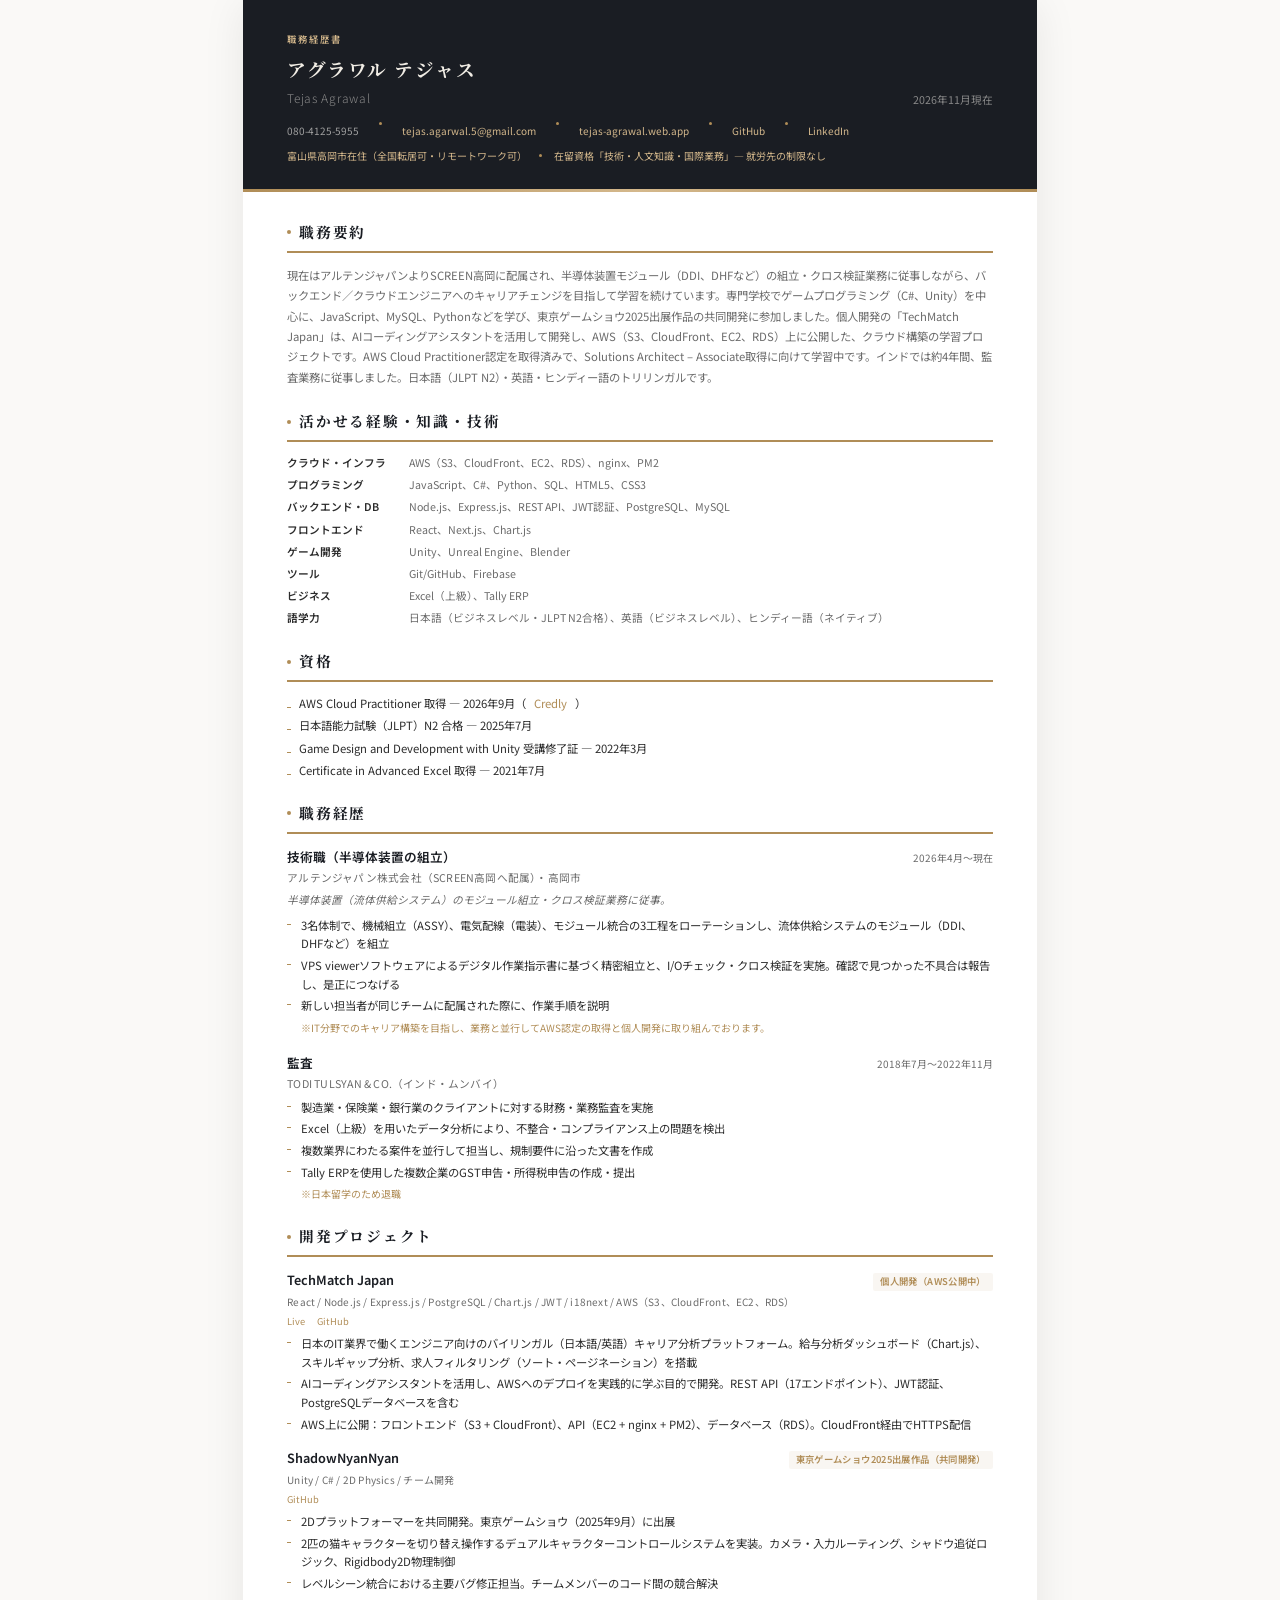
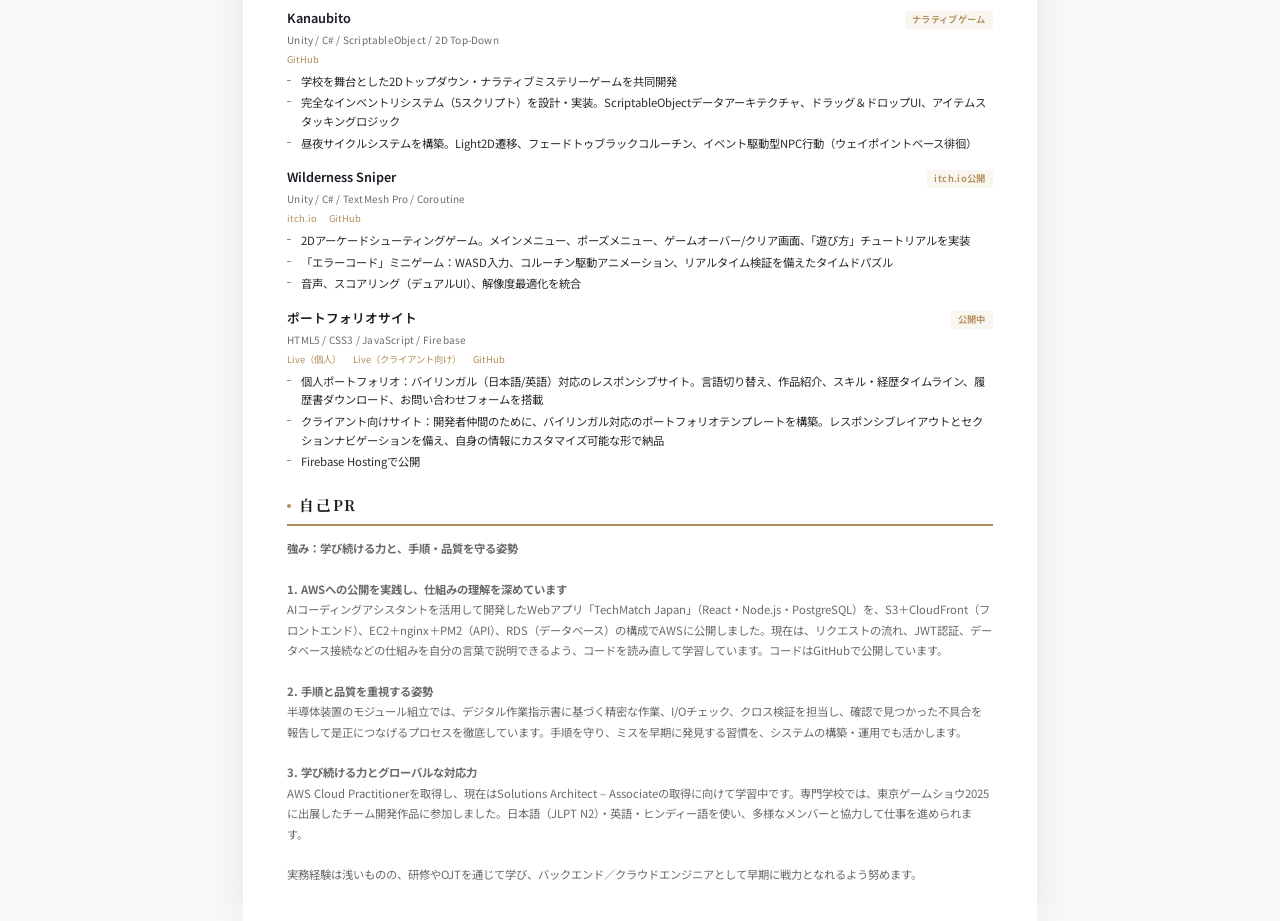
<file: Tejas_Agrawal_ShokumukeirekishoHTML.html>
<!DOCTYPE html>
<html lang="ja">

<head>
  <meta charset="UTF-8">
  <meta name="viewport" content="width=device-width, initial-scale=1.0">
  <title>職務経歴書 — アグラワル テジャス</title>
  <link rel="preconnect" href="https://fonts.googleapis.com">
  <link
    href="https://fonts.googleapis.com/css2?family=Noto+Sans+JP:wght@300;400;500;600;700&family=Noto+Serif+JP:wght@400;600;700&display=swap"
    rel="stylesheet">
  <style>
    :root {
      --bg: #faf9f7;
      --header-bg: #1a1d23;
      --accent: #b08d57;
      --accent-light: #d4b88c;
      --text: #2c2c2c;
      --text-muted: #6b6b6b;
      --text-light: #f0ece4;
      --section-line: #e0dbd3;
      --surface: #ffffff;
      --tag-bg: #f3f0ea;
    }

    * {
      margin: 0;
      padding: 0;
      box-sizing: border-box;
    }

    @page {
      size: A4;
      margin: 12mm 0;        
    }

    @page :first {
      margin-top: 0;        
    }

    body {
      font-family: 'Noto Sans JP', sans-serif;
      background: var(--bg);
      color: var(--text);
      font-size: 9pt;
      line-height: 1.7;
      -webkit-font-smoothing: antialiased;
    }

    .page {
      width: 210mm;
      min-height: 297mm;
      margin: 0 auto;
      background: var(--surface);
      box-shadow: 0 4px 40px rgba(0, 0, 0, 0.08);
      overflow: hidden;
      position: relative;
    }

    /* ── HEADER ── */
    .header {
      background: var(--header-bg);
      padding: 32px 44px 28px;
      position: relative;
      overflow: hidden;
    }

    .header::after {
      content: '';
      position: absolute;
      bottom: 0;
      left: 0;
      right: 0;
      height: 3px;
      background: linear-gradient(90deg, var(--accent), var(--accent-light), var(--accent));
    }

    .header-top {
      display: flex;
      justify-content: space-between;
      align-items: flex-end;
    }

    .header-left {}

    .header-label {
      font-size: 7pt;
      color: var(--accent-light);
      letter-spacing: 0.2em;
      text-transform: uppercase;
      font-weight: 500;
      margin-bottom: 6px;
    }

    .header-name-jp {
      font-family: 'Noto Serif JP', serif;
      font-size: 14pt;
      font-weight: 700;
      color: var(--text-light);
      letter-spacing: 0.08em;
      margin-bottom: 2px;
    }

    .header-name-en {
      font-size: 9pt;
      color: #888;
      letter-spacing: 0.06em;
      font-weight: 300;
    }

    .header-date {
      font-size: 8pt;
      color: #888;
      text-align: right;
      line-height: 1.6;
    }

    .header-contact {
      display: flex;
      flex-wrap: wrap;
      gap: 4px 20px;
      font-size: 7.5pt;
      color: #a0a0a0;
      margin-top: 14px;
    }

    .header-contact span {
      display: flex;
      align-items: center;
      gap: 4px;
    }

    .header-contact a {
      color: var(--accent-light);
      text-decoration: none;
    }

    .header-meta {
      display: flex;
      flex-wrap: wrap;
      align-items: center;
      gap: 4px 12px;
      font-size: 7.5pt;
      color: var(--accent-light);
      margin-top: 8px;
    }

    .header-meta span {
      display: flex;
      align-items: center;
      gap: 4px;
    }

    .dot {
      width: 3px;
      height: 3px;
      background: var(--accent);
      border-radius: 50%;
      display: inline-block;
      flex-shrink: 0;
    }

    /* ── BODY ── */
    .content {
      padding: 28px 44px 36px;
    }

    /* ── SECTIONS ── */
    .section {
      margin-bottom: 22px;
    }

    .section:last-child {
      margin-bottom: 0;
    }

    .section-title {
      font-family: 'Noto Serif JP', serif;
      font-size: 11pt;
      font-weight: 700;
      color: var(--header-bg);
      letter-spacing: 0.12em;
      padding-bottom: 6px;
      margin-bottom: 12px;
      border-bottom: 2px solid var(--accent);
      display: flex;
      align-items: center;
      gap: 8px;
    }

    .section-title::before {
      content: '';
      width: 4px;
      height: 4px;
      background: var(--accent);
      border-radius: 50%;
      flex-shrink: 0;
    }

    /* ── SUMMARY ── */
    .summary {
      font-size: 8.5pt;
      color: var(--text-muted);
      line-height: 1.8;
    }

    /* ── SKILLS TABLE ── */
    .skills-grid {
      display: grid;
      grid-template-columns: 110px 1fr;
      gap: 4px 12px;
      font-size: 8.5pt;
    }

    .skills-grid .label {
      font-weight: 600;
      color: var(--text);
      font-size: 8pt;
    }

    .skills-grid .value {
      color: var(--text-muted);
      font-size: 8pt;
    }

    /* ── CERTS ── */
    .cert-list {
      list-style: none;
      padding: 0;
    }

    .cert-list li {
      font-size: 8.5pt;
      display: flex;
      align-items: baseline;
      gap: 8px;
      margin-bottom: 4px;
      line-height: 1.6;
    }

    .cert-list li::before {
      content: '';
      width: 4px;
      height: 1px;
      background: var(--accent);
      flex-shrink: 0;
      margin-top: 7px;
    }

    .cert-status {
      font-size: 6.5pt;
      color: var(--accent);
      font-weight: 600;
      letter-spacing: 0.04em;
      background: rgba(176, 141, 87, 0.1);
      padding: 0 5px;
      border-radius: 2px;
    }

    /* ── JOBS ── */
    .job {
      margin-bottom: 16px;
      page-break-inside: avoid;
    }

    .job:last-child {
      margin-bottom: 0;
    }

    .job-header {
      display: flex;
      justify-content: space-between;
      align-items: baseline;
      margin-bottom: 2px;
    }

    .job-title {
      font-weight: 600;
      font-size: 9.5pt;
      color: var(--header-bg);
    }

    .job-date {
      font-size: 7.5pt;
      color: var(--text-muted);
      flex-shrink: 0;
      margin-left: 8px;
    }

    .job-company {
      font-size: 8pt;
      color: var(--text-muted);
      margin-bottom: 4px;
      letter-spacing: 0.02em;
    }

    .job-desc {
      font-size: 8pt;
      color: var(--text-muted);
      margin-bottom: 6px;
      font-style: italic;
    }

    .job ul {
      list-style: none;
      padding: 0;
    }

    .job li {
      font-size: 8.5pt;
      padding-left: 14px;
      position: relative;
      margin-bottom: 3px;
      line-height: 1.65;
    }

    .job li::before {
      content: '';
      position: absolute;
      left: 0;
      top: 8px;
      width: 4px;
      height: 1px;
      background: var(--accent);
    }

    .job-note {
      font-size: 7.5pt;
      color: var(--accent);
      margin-top: 4px;
      padding-left: 14px;
    }

    /* ── PROJECTS ── */
    .project {
      margin-bottom: 14px;
      page-break-inside: avoid;
    }

    .project:last-child {
      margin-bottom: 0;
    }

    .project-header {
      display: flex;
      justify-content: space-between;
      align-items: baseline;
      margin-bottom: 2px;
    }

    .project-name {
      font-weight: 600;
      font-size: 9.5pt;
      color: var(--header-bg);
    }

    .project-badge {
      font-size: 7pt;
      color: var(--accent);
      font-weight: 600;
      letter-spacing: 0.04em;
      background: rgba(176, 141, 87, 0.08);
      padding: 1px 7px;
      border-radius: 2px;
      flex-shrink: 0;
      margin-left: 8px;
    }

    .project-tech {
      font-size: 7.5pt;
      color: var(--text-muted);
      margin-bottom: 4px;
      letter-spacing: 0.02em;
    }

    .project-links {
      font-size: 7pt;
      color: var(--text-muted);
      margin-bottom: 4px;
    }

    .project-links a {
      color: var(--accent);
      text-decoration: none;
      margin-right: 10px;
    }

    .project-links a:hover {
      text-decoration: underline;
    }

    .project ul {
      list-style: none;
      padding: 0;
    }

    .project li {
      font-size: 8.5pt;
      padding-left: 14px;
      position: relative;
      margin-bottom: 3px;
      line-height: 1.65;
    }

    .project li::before {
      content: '';
      position: absolute;
      left: 0;
      top: 8px;
      width: 4px;
      height: 1px;
      background: var(--accent);
    }

    /* ── PR ── */
    .pr-text {
      font-size: 8.5pt;
      line-height: 1.8;
      color: var(--text-muted);
    }

    /* ── PRINT ── */
    @media print {
      html,
      body {
        background: white;
        -webkit-print-color-adjust: exact;
        print-color-adjust: exact;
      }

      .page {
        box-shadow: none;
        margin: 0;
        width: 100%;
        min-height: 0;
        overflow: visible;
      }

      .body {
        min-height: 0;
      }

      .fade-in {
        opacity: 1;
        transform: none;
        animation: none;
      }

      .section-title {
        break-after: avoid;
      }

      .header { padding-top: 26px; padding-bottom: 22px; }
      .main { padding-top: 22px; padding-bottom: 14px; }
      .sidebar { padding-top: 22px; padding-bottom: 14px; }
      .content { padding-top: 22px; padding-bottom: 14px; }
      .section { margin-bottom: 15px; }
      .sidebar-section { margin-bottom: 14px; }
      .section-title { margin-bottom: 10px; }
      .project,
      .job { margin-bottom: 11px; }
      .project li,
      .job li { line-height: 1.42; margin-bottom: 2px; }
      .header-contact { gap: 4px 16px; }
      .header-name { font-size: 29pt; }

      .project,
      .job,
      .edu-item,
      .skill-group,
      .cert-item,
      .lang-item {
        break-inside: avoid;
      }
    }

    /* ── ANIMATION ── */
    .fade-in {
      opacity: 0;
      transform: translateY(12px);
      animation: fadeUp 0.5s ease forwards;
    }

    .fade-in:nth-child(2) {
      animation-delay: 0.06s;
    }

    .fade-in:nth-child(3) {
      animation-delay: 0.12s;
    }

    .fade-in:nth-child(4) {
      animation-delay: 0.18s;
    }

    .fade-in:nth-child(5) {
      animation-delay: 0.24s;
    }

    .fade-in:nth-child(6) {
      animation-delay: 0.30s;
    }

    .fade-in:nth-child(7) {
      animation-delay: 0.36s;
    }

    @keyframes fadeUp {
      to {
        opacity: 1;
        transform: translateY(0);
      }
    }
  </style>
</head>

<body>

  <div class="page">

    <!-- HEADER -->
    <div class="header">
      <div class="header-top">
        <div class="header-left">
          <div class="header-label">職務経歴書</div>
          <div class="header-name-jp">アグラワル テジャス</div>
          <div class="header-name-en">Tejas Agrawal</div>
        </div>
        <div class="header-date">2026年11月現在</div>
      </div>
      <div class="header-contact">
        <span>080-4125-5955</span>
        <span class="dot"></span>
        <span><a href="mailto:tejas.agarwal.5@gmail.com">tejas.agarwal.5@gmail.com</a></span>
        <span class="dot"></span>
        <span><a href="https://tejas-agrawal.web.app/">tejas-agrawal.web.app</a></span>
        <span class="dot"></span>
        <span><a href="https://github.com/alk3yn">GitHub</a></span>
        
        <span class="dot"></span>
        <span><a href="https://www.linkedin.com/in/tejasagrawal5/">LinkedIn</a></span>
      </div>
      <div class="header-meta">
        <span>富山県高岡市在住（全国転居可・リモートワーク可）</span>
        <span class="dot"></span>
        <span>在留資格「技術・人文知識・国際業務」— 就労先の制限なし</span>
      </div>
    </div>

    <!-- CONTENT -->
    <div class="content">

      <!-- 職務要約 -->
      <div class="section fade-in">
        <div class="section-title">職務要約</div>
        <p class="summary">
          現在はアルテンジャパンよりSCREEN高岡に配属され、半導体装置モジュール（DDI、DHFなど）の組立・クロス検証業務に従事しながら、バックエンド／クラウドエンジニアへのキャリアチェンジを目指して学習を続けています。専門学校でゲームプログラミング（C#、Unity）を中心に、JavaScript、MySQL、Pythonなどを学び、東京ゲームショウ2025出展作品の共同開発に参加しました。個人開発の「TechMatch Japan」は、AIコーディングアシスタントを活用して開発し、AWS（S3、CloudFront、EC2、RDS）上に公開した、クラウド構築の学習プロジェクトです。AWS Cloud Practitioner認定を取得済みで、Solutions Architect – Associate取得に向けて学習中です。インドでは約4年間、監査業務に従事しました。日本語（JLPT N2）・英語・ヒンディー語のトリリンガルです。</p>
      </div>

      <!-- 活かせる経験・知識・技術 -->
      <div class="section fade-in">
        <div class="section-title">活かせる経験・知識・技術</div>
        <div class="skills-grid">
          <span class="label">クラウド・インフラ</span>
          <span class="value">AWS（S3、CloudFront、EC2、RDS）、nginx、PM2</span>
          <span class="label">プログラミング</span>
          <span class="value">JavaScript、C#、Python、SQL、HTML5、CSS3</span>
          <span class="label">バックエンド・DB</span>
          <span class="value">Node.js、Express.js、REST API、JWT認証、PostgreSQL、MySQL</span>
          <span class="label">フロントエンド</span>
          <span class="value">React、Next.js、Chart.js</span>
          <span class="label">ゲーム開発</span>
          <span class="value">Unity、Unreal Engine、Blender</span>
          <span class="label">ツール</span>
          <span class="value">Git/GitHub、Firebase</span>
          <span class="label">ビジネス</span>
          <span class="value">Excel（上級）、Tally ERP</span>
          <span class="label">語学力</span>
          <span class="value">日本語（ビジネスレベル・JLPT N2合格）、英語（ビジネスレベル）、ヒンディー語（ネイティブ）</span>
        </div>
      </div>

      <!-- 資格 -->
      <div class="section fade-in">
        <div class="section-title">資格</div>
        <ul class="cert-list">
          <li>AWS Cloud Practitioner 取得 — 2026年9月（<a href="https://www.credly.com/badges/47ffb704-64a2-4535-9fa1-e07cca59873f/public_url" style="color:var(--accent);text-decoration:none;">Credly</a>）</li>
          <li>日本語能力試験（JLPT）N2 合格 — 2025年7月</li>
          <li>Game Design and Development with Unity 受講修了証 — 2022年3月</li>
          <li>Certificate in Advanced Excel 取得 — 2021年7月</li>
        </ul>
      </div>

      <!-- 職務経歴 -->
      <div class="section fade-in">
        <div class="section-title">職務経歴</div>

        <div class="job">
          <div class="job-header">
            <span class="job-title">技術職（半導体装置の組立）</span>
            <span class="job-date">2026年4月〜現在</span>
          </div>
          <div class="job-company">アルテンジャパン株式会社（SCREEN高岡へ配属）・高岡市</div>
          <div class="job-desc">半導体装置（流体供給システム）のモジュール組立・クロス検証業務に従事。</div>
          <ul>
            <li>3名体制で、機械組立（ASSY）、電気配線（電装）、モジュール統合の3工程をローテーションし、流体供給システムのモジュール（DDI、DHFなど）を組立</li>
            <li>VPS viewerソフトウェアによるデジタル作業指示書に基づく精密組立と、I/Oチェック・クロス検証を実施。確認で見つかった不具合は報告し、是正につなげる</li>
            <li>新しい担当者が同じチームに配属された際に、作業手順を説明</li>
          </ul>
          <div class="job-note">※IT分野でのキャリア構築を目指し、業務と並行してAWS認定の取得と個人開発に取り組んでおります。</div>
        </div>

        <div class="job">
          <div class="job-header">
            <span class="job-title">監査</span>
            <span class="job-date">2018年7月〜2022年11月</span>
          </div>
          <div class="job-company">TODI TULSYAN &amp; CO.（インド・ムンバイ）</div>
          <ul>
            <li>製造業・保険業・銀行業のクライアントに対する財務・業務監査を実施</li>
            <li>Excel（上級）を用いたデータ分析により、不整合・コンプライアンス上の問題を検出</li>
            <li>複数業界にわたる案件を並行して担当し、規制要件に沿った文書を作成</li>
            <li>Tally ERPを使用した複数企業のGST申告・所得税申告の作成・提出</li>
          </ul>
          <div class="job-note">※日本留学のため退職</div>
        </div>
      </div>

      <!-- 開発プロジェクト -->
      <div class="section fade-in">
        <div class="section-title">開発プロジェクト</div>

        <div class="project">
          <div class="project-header">
            <span class="project-name">TechMatch Japan</span>
            <span class="project-badge">個人開発（AWS公開中）</span>
          </div>
          <div class="project-tech">React / Node.js / Express.js / PostgreSQL / Chart.js / JWT / i18next / AWS（S3、CloudFront、EC2、RDS）</div>
          <div class="project-links">
            <a href="https://d3laf37ajd6nv0.cloudfront.net/">Live</a>
            <a href="https://github.com/alk3yn/techmatch-japan">GitHub</a>
          </div>
          <ul>
            <li>日本のIT業界で働くエンジニア向けのバイリンガル（日本語/英語）キャリア分析プラットフォーム。給与分析ダッシュボード（Chart.js）、スキルギャップ分析、求人フィルタリング（ソート・ページネーション）を搭載</li>
            <li>AIコーディングアシスタントを活用し、AWSへのデプロイを実践的に学ぶ目的で開発。REST API（17エンドポイント）、JWT認証、PostgreSQLデータベースを含む</li>
            <li>AWS上に公開：フロントエンド（S3 + CloudFront）、API（EC2 + nginx + PM2）、データベース（RDS）。CloudFront経由でHTTPS配信</li>
          </ul>
        </div>

        <div class="project">
          <div class="project-header">
            <span class="project-name">ShadowNyanNyan</span>
            <span class="project-badge">東京ゲームショウ2025出展作品（共同開発）</span>
          </div>
          <div class="project-tech">Unity / C# / 2D Physics / チーム開発</div>
          <div class="project-links">
            <a href="https://github.com/tejas-5/shadownyanyan">GitHub</a>
          </div>
          <ul>
            <li>2Dプラットフォーマーを共同開発。東京ゲームショウ（2025年9月）に出展</li>
            <li>2匹の猫キャラクターを切り替え操作するデュアルキャラクターコントロールシステムを実装。カメラ・入力ルーティング、シャドウ追従ロジック、Rigidbody2D物理制御</li>
            <li>レベルシーン統合における主要バグ修正担当。チームメンバーのコード間の競合解決</li>
          </ul>
        </div>

        <div class="project">
          <div class="project-header">
            <span class="project-name">Kanaubito</span>
            <span class="project-badge">ナラティブゲーム</span>
          </div>
          <div class="project-tech">Unity / C# / ScriptableObject / 2D Top-Down</div>
          <div class="project-links">
            <a href="https://github.com/ShuuJun/kanaubitoProject">GitHub</a>
          </div>
          <ul>
            <li>学校を舞台とした2Dトップダウン・ナラティブミステリーゲームを共同開発</li>
            <li>完全なインベントリシステム（5スクリプト）を設計・実装。ScriptableObjectデータアーキテクチャ、ドラッグ＆ドロップUI、アイテムスタッキングロジック</li>
            <li>昼夜サイクルシステムを構築。Light2D遷移、フェードトゥブラックコルーチン、イベント駆動型NPC行動（ウェイポイントベース徘徊）</li>
          </ul>
        </div>

        <div class="project">
          <div class="project-header">
            <span class="project-name">Wilderness Sniper</span>
            <span class="project-badge">itch.io公開</span>
          </div>
          <div class="project-tech">Unity / C# / TextMesh Pro / Coroutine</div>
          <div class="project-links">
            <a href="https://alk3yn.itch.io/wilderness-sniper">itch.io</a>
            <a href="https://github.com/tejas-5/wilderness-sniper">GitHub</a>
          </div>
          <ul>
            <li>2Dアーケードシューティングゲーム。メインメニュー、ポーズメニュー、ゲームオーバー/クリア画面、「遊び方」チュートリアルを実装</li>
            <li>「エラーコード」ミニゲーム：WASD入力、コルーチン駆動アニメーション、リアルタイム検証を備えたタイムドパズル</li>
            <li>音声、スコアリング（デュアルUI）、解像度最適化を統合</li>
          </ul>
        </div>

        <div class="project">
          <div class="project-header">
            <span class="project-name">ポートフォリオサイト</span>
            <span class="project-badge">公開中</span>
          </div>
          <div class="project-tech">HTML5 / CSS3 / JavaScript / Firebase</div>
          <div class="project-links">
            <a href="https://tejas-agrawal.web.app/">Live（個人）</a>
            <a href="https://naimur-rahman-aeae2.web.app/">Live（クライアント向け）</a>
            <a href="https://github.com/alk3yn/Portfolio-Website">GitHub</a>
          </div>
          <ul>
            <li>個人ポートフォリオ：バイリンガル（日本語/英語）対応のレスポンシブサイト。言語切り替え、作品紹介、スキル・経歴タイムライン、履歴書ダウンロード、お問い合わせフォームを搭載</li>
            <li>クライアント向けサイト：開発者仲間のために、バイリンガル対応のポートフォリオテンプレートを構築。レスポンシブレイアウトとセクションナビゲーションを備え、自身の情報にカスタマイズ可能な形で納品</li>
            <li>Firebase Hostingで公開</li>
          </ul>
        </div>
      </div>

      <!-- 自己PR -->
      <div class="section fade-in">
        <div class="section-title">自己PR</div>
        <p class="pr-text">
          <strong>強み：学び続ける力と、手順・品質を守る姿勢</strong><br><br><strong>1. AWSへの公開を実践し、仕組みの理解を深めています</strong><br>AIコーディングアシスタントを活用して開発したWebアプリ「TechMatch Japan」（React・Node.js・PostgreSQL）を、S3＋CloudFront（フロントエンド）、EC2＋nginx＋PM2（API）、RDS（データベース）の構成でAWSに公開しました。現在は、リクエストの流れ、JWT認証、データベース接続などの仕組みを自分の言葉で説明できるよう、コードを読み直して学習しています。コードはGitHubで公開しています。<br><br><strong>2. 手順と品質を重視する姿勢</strong><br>半導体装置のモジュール組立では、デジタル作業指示書に基づく精密な作業、I/Oチェック、クロス検証を担当し、確認で見つかった不具合を報告して是正につなげるプロセスを徹底しています。手順を守り、ミスを早期に発見する習慣を、システムの構築・運用でも活かします。<br><br><strong>3. 学び続ける力とグローバルな対応力</strong><br>AWS Cloud Practitionerを取得し、現在はSolutions Architect – Associateの取得に向けて学習中です。専門学校では、東京ゲームショウ2025に出展したチーム開発作品に参加しました。日本語（JLPT N2）・英語・ヒンディー語を使い、多様なメンバーと協力して仕事を進められます。<br><br>実務経験は浅いものの、研修やOJTを通じて学び、バックエンド／クラウドエンジニアとして早期に戦力となれるよう努めます。</p>
      </div>

    </div>
  </div>

</body>

</html>
</file>
